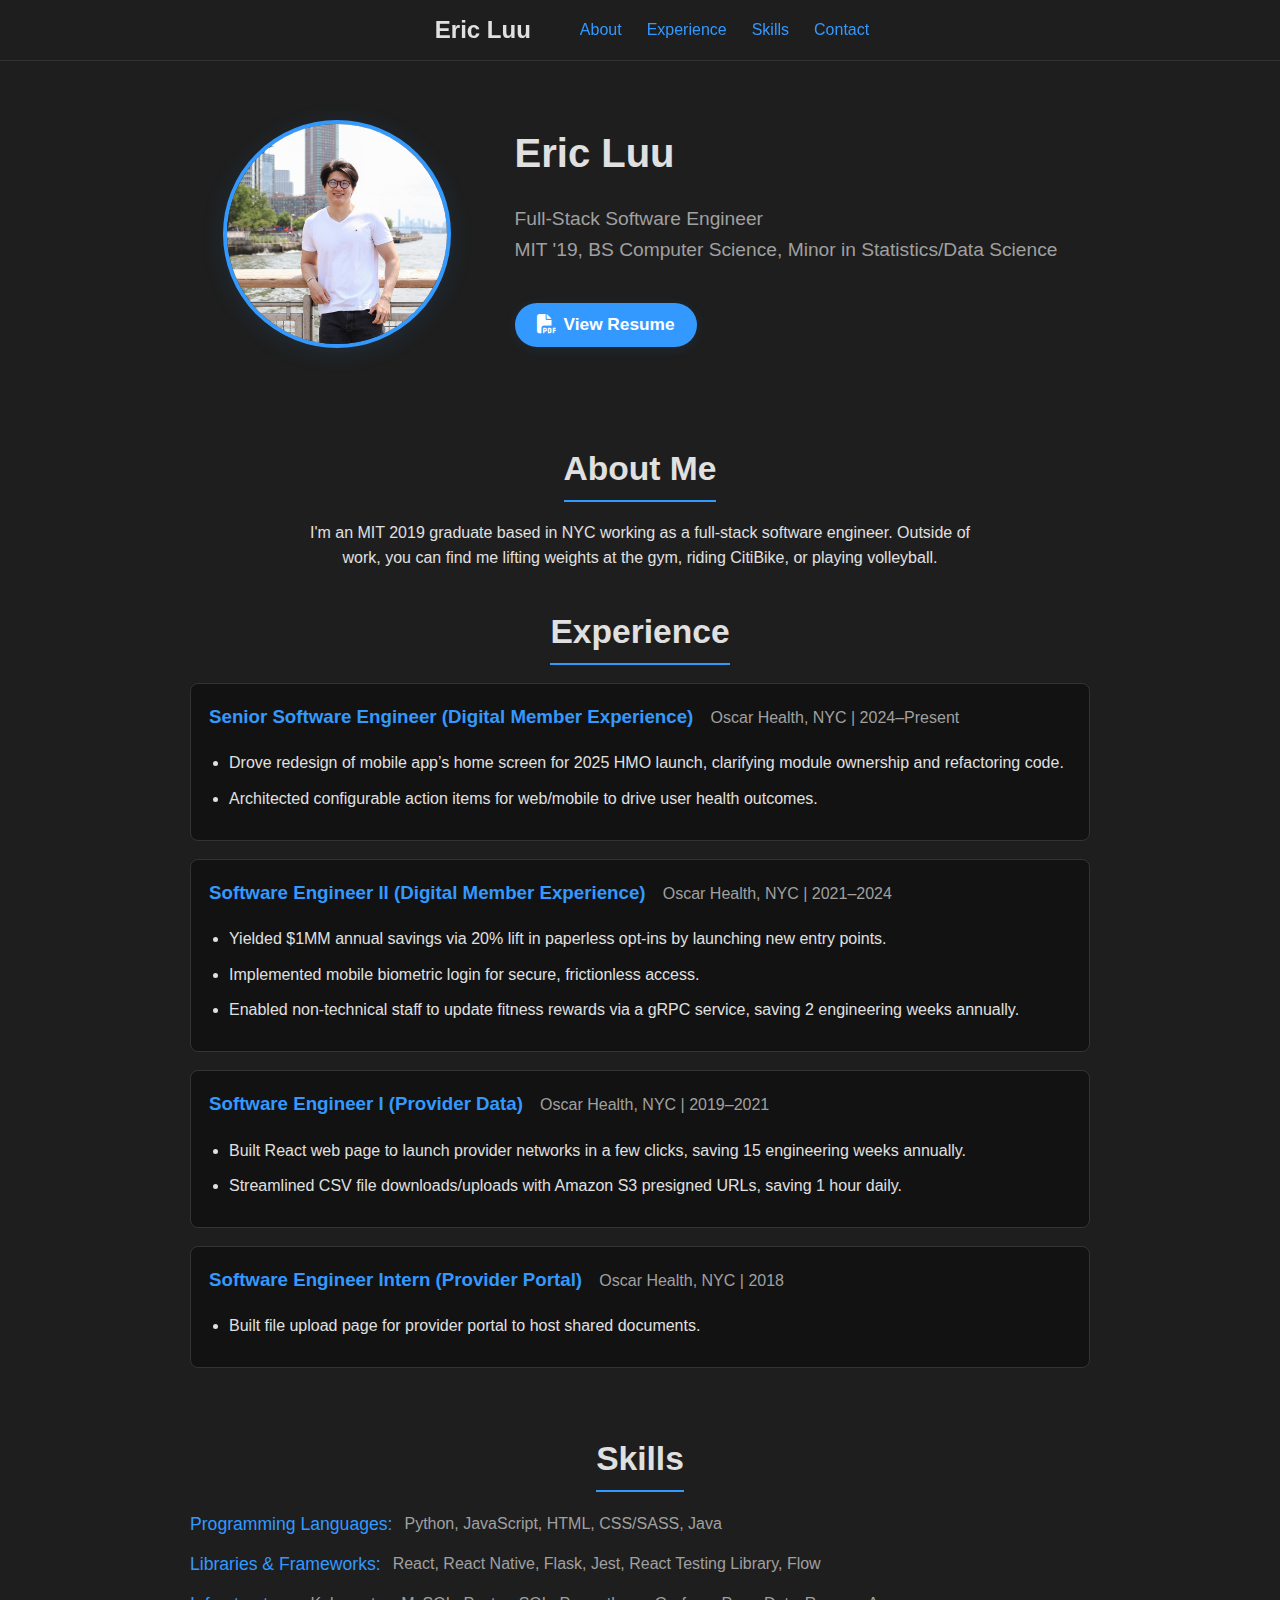
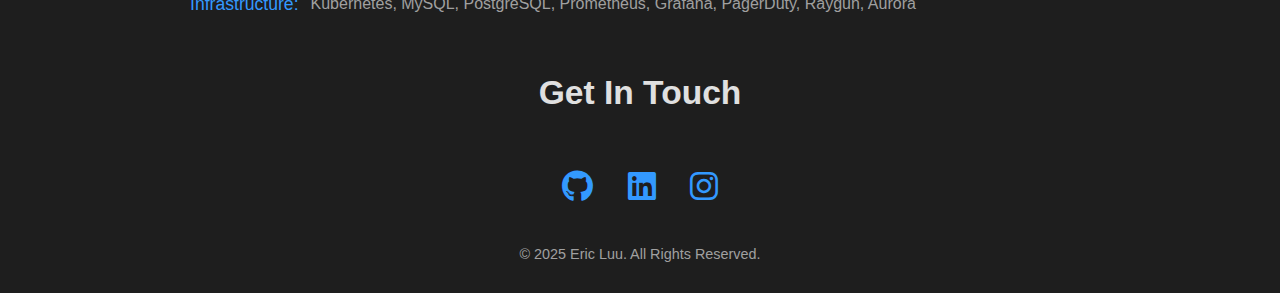
<file: index.html>
<!DOCTYPE html>
<html lang="en">
  <head>
    <meta charset="UTF-8" />
    <meta name="viewport" content="width=device-width, initial-scale=1.0" />
    <title>Eric Luu | Software Engineer</title>
    <link rel="stylesheet" href="css/styles.css" />
    <link
      rel="stylesheet"
      href="https://cdnjs.cloudflare.com/ajax/libs/font-awesome/6.5.2/css/all.min.css"
    />
  </head>
  <body>
    <header id="main-header">
      <div class="container">
        <div class="header-content">
          <div class="logo">Eric Luu</div>
          <nav>
            <a href="#about">About</a>
            <a href="#experience">Experience</a>
            <a href="#skills">Skills</a>
            <a href="#contact">Contact</a>
          </nav>
        </div>
      </div>
    </header>

    <main>
      <section>
        <div class="container hero-flex" id="hero">
          <img
            src="assets/smiling.JPG"
            alt="Eric Luu smiling"
            class="profile-photo-large"
          />
          <div class="hero-info">
            <h1>Eric Luu</h1>
            <p class="subtitle">
              Full-Stack Software Engineer<br />
              MIT '19, BS Computer Science, Minor in Statistics/Data Science
            </p>
            <a
              href="assets/eric_luu_resume.pdf"
              target="_blank"
              class="hero-resume-btn"
              aria-label="Resume"
            >
              <i class="fas fa-file-pdf"></i> View Resume
            </a>
          </div>
        </div>
      </section>

      <section>
        <div class="container" id="about">
          <h2>About Me</h2>
          <p>
            I'm an MIT 2019 graduate based in NYC working as a full-stack
            software engineer. Outside of work, you can find me lifting weights
            at the gym, riding CitiBike, or playing volleyball.
          </p>
        </div>
      </section>

      <section>
        <div class="container" id="experience">
          <h2>Experience</h2>
          <div class="job">
            <h3>
              Senior Software Engineer (Digital Member Experience)
              <span class="job-dates">Oscar Health, NYC | 2024–Present</span>
            </h3>
            <ul>
              <li>
                Drove redesign of mobile app’s home screen for 2025 HMO launch,
                clarifying module ownership and refactoring code.
              </li>
              <li>
                Architected configurable action items for web/mobile to drive
                user health outcomes.
              </li>
            </ul>
          </div>
          <div class="job">
            <h3>
              Software Engineer II (Digital Member Experience)
              <span class="job-dates">Oscar Health, NYC | 2021–2024</span>
            </h3>
            <ul>
              <li>
                Yielded $1MM annual savings via 20% lift in paperless opt-ins by
                launching new entry points.
              </li>
              <li>
                Implemented mobile biometric login for secure, frictionless
                access.
              </li>
              <li>
                Enabled non-technical staff to update fitness rewards via a gRPC
                service, saving 2 engineering weeks annually.
              </li>
            </ul>
          </div>
          <div class="job">
            <h3>
              Software Engineer I (Provider Data)
              <span class="job-dates">Oscar Health, NYC | 2019–2021</span>
            </h3>
            <ul>
              <li>
                Built React web page to launch provider networks in a few
                clicks, saving 15 engineering weeks annually.
              </li>
              <li>
                Streamlined CSV file downloads/uploads with Amazon S3 presigned
                URLs, saving 1 hour daily.
              </li>
            </ul>
          </div>
          <div class="job">
            <h3>
              Software Engineer Intern (Provider Portal)
              <span class="job-dates">Oscar Health, NYC | 2018</span>
            </h3>
            <ul>
              <li>
                Built file upload page for provider portal to host shared
                documents.
              </li>
            </ul>
          </div>
        </div>
      </section>

      <section>
        <div class="container" id="skills">
          <h2>Skills</h2>
          <div class="skill-category skill-inline">
            <h4>Programming Languages:</h4>
            <span>Python, JavaScript, HTML, CSS/SASS, Java</span>
          </div>
          <div class="skill-category skill-inline">
            <h4>Libraries & Frameworks:</h4>
            <span
              >React, React Native, Flask, Jest, React Testing Library,
              Flow</span
            >
          </div>
          <div class="skill-category skill-inline">
            <h4>Infrastructure:</h4>
            <span
              >Kubernetes, MySQL, PostgreSQL, Prometheus, Grafana, PagerDuty,
              Raygun, Aurora</span
            >
          </div>
        </div>
      </section>

      <!-- Education section merged into hero subtitle -->
    </main>
    <footer>
      <div class="container" id="contact">
        <h2 class="contact-title">Get In Touch</h2>
        <div class="social-links">
          <a
            href="https://github.com/ericluu212"
            target="_blank"
            aria-label="GitHub"
            ><i class="fab fa-github"></i
          ></a>
          <a
            href="https://www.linkedin.com/in/eric-luu/"
            target="_blank"
            aria-label="LinkedIn"
            ><i class="fab fa-linkedin"></i
          ></a>
          <a
            href="https://www.instagram.com/figurepoint09"
            target="_blank"
            aria-label="Instagram"
            ><i class="fab fa-instagram"></i
          ></a>
        </div>
        <p class="copyright">&copy; 2025 Eric Luu. All Rights Reserved.</p>
      </div>
    </footer>
  </body>
</html>
</file>
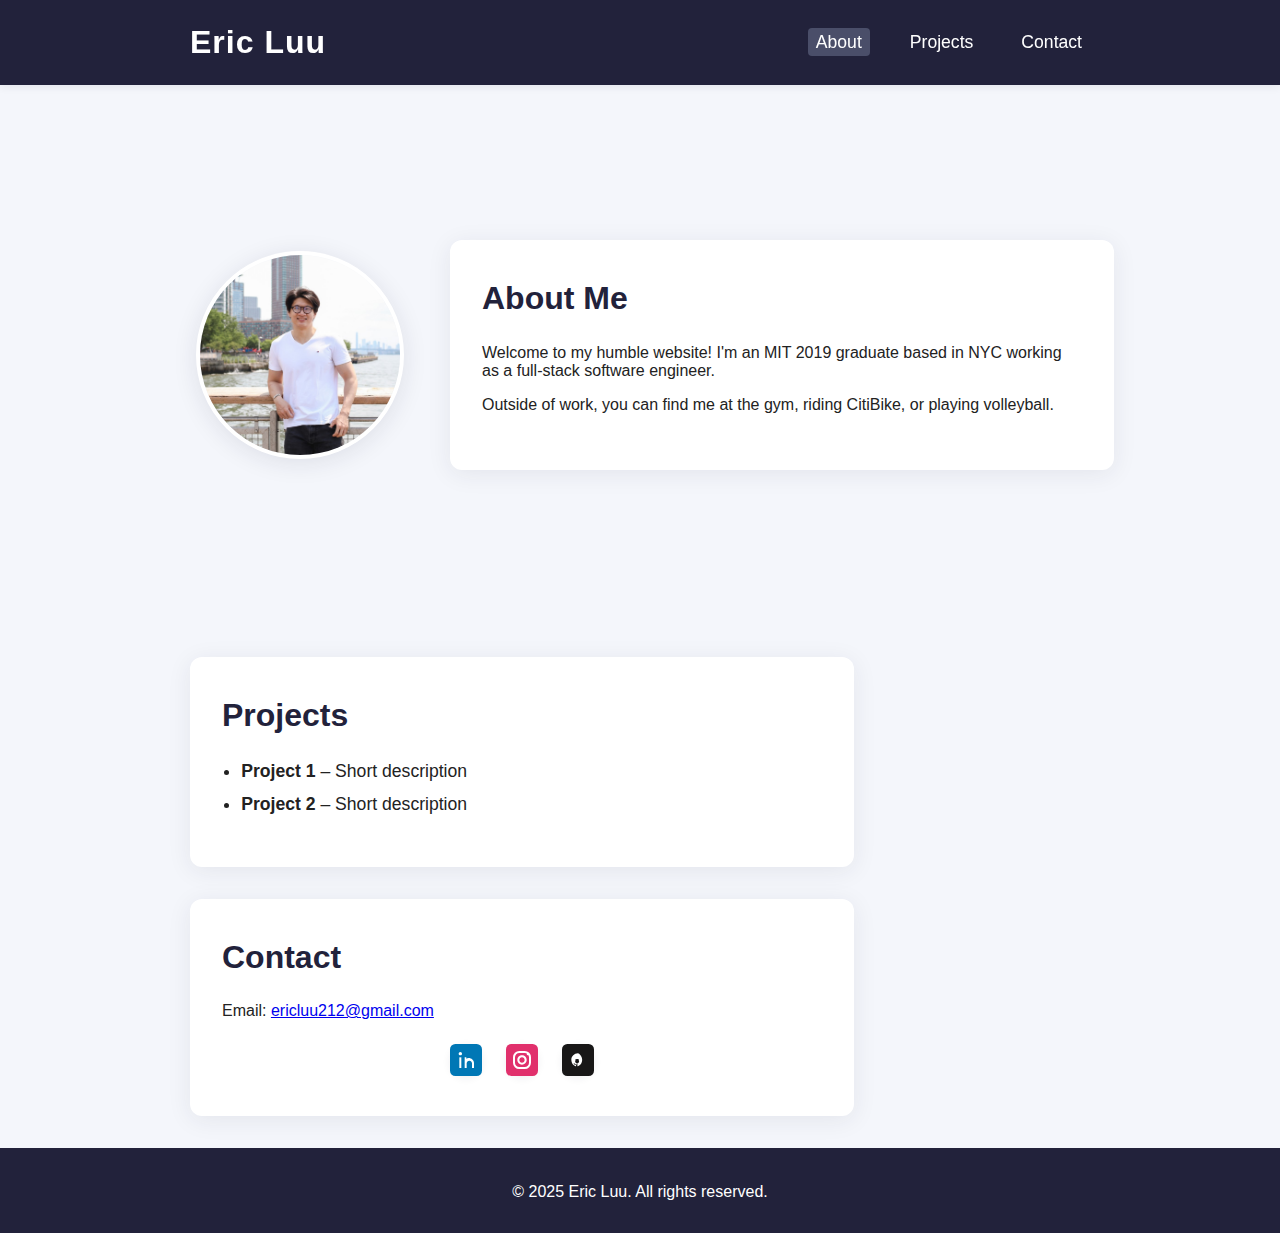
<file: website/index.html>
<!DOCTYPE html>
<html lang="en">
<head>
    <meta charset="UTF-8">
    <meta name="viewport" content="width=device-width, initial-scale=1.0">
    <meta name="description" content="Personal website for a software engineer. Portfolio, projects, and contact information.">
    <title>Eric Luu | Software Engineer</title>
    <link rel="stylesheet" href="css/styles.css">
</head>
<body>
    <header>
        <div class="container nav-container">
            <h1 class="logo">Eric Luu</h1>
            <nav>
                <ul class="nav-list">
                    <li><a href="#about" class="active">About</a></li>
                    <li><a href="#projects">Projects</a></li>
                    <li><a href="#contact">Contact</a></li>
                </ul>
            </nav>
        </div>
    </header>
    <main>
        <section id="about" class="container about-flex">
            <div class="about-img-col">
                <img src="images/smiling.JPG" alt="Eric Luu smiling" class="profile-photo">
            </div>
            <div class="about-card-col">
                <div class="card">
                    <h2>About Me</h2>
                    <p>Welcome to my humble website! I'm an MIT 2019 graduate based in NYC working as a full-stack software engineer.</p>
                    <p>Outside of work, you can find me at the gym, riding CitiBike, or playing volleyball.</p>
                </div>
            </div>
        </section>
        <section id="projects" class="full-width-section">
            <div class="card">
                <h2>Projects</h2>
                <ul>
                    <li><strong>Project 1</strong> – Short description</li>
                    <li><strong>Project 2</strong> – Short description</li>
                </ul>
            </div>
        </section>
        <section id="contact" class="full-width-section">
            <div class="card">
                <h2>Contact</h2>
                <p>Email: <a href="mailto:ericluu212@gmail.com">ericluu212@gmail.com</a></p>
                <div class="social-icons">
                    <a href="https://www.linkedin.com/in/eric-luu/" target="_blank" rel="noopener" aria-label="LinkedIn">
                        <svg width="32" height="32" viewBox="0 0 24 24" fill="none" xmlns="http://www.w3.org/2000/svg">
                            <rect width="24" height="24" rx="4" fill="#0077B5"/>
                            <path d="M7.75 8.5C8.44036 8.5 9 7.94036 9 7.25C9 6.55964 8.44036 6 7.75 6C7.05964 6 6.5 6.55964 6.5 7.25C6.5 7.94036 7.05964 8.5 7.75 8.5Z" fill="white"/>
                            <path d="M8.5 10H7V18H8.5V10Z" fill="white"/>
                            <path d="M12.5 10H11V18H12.5V14.5C12.5 13.3954 13.3954 12.5 14.5 12.5C15.6046 12.5 16.5 13.3954 16.5 14.5V18H18V14.25C18 12.1789 16.0711 10.5 14 10.5C13.3674 10.5 12.7674 10.6844 12.25 11.0122V10Z" fill="white"/>
                        </svg>
                    </a>
                    <a href="https://www.instagram.com/figurepoint09" target="_blank" rel="noopener" aria-label="Instagram">
                        <svg width="32" height="32" viewBox="0 0 24 24" fill="none" xmlns="http://www.w3.org/2000/svg">
                            <rect width="24" height="24" rx="4" fill="#E1306C"/>
                            <path d="M12 8.5C10.067 8.5 8.5 10.067 8.5 12C8.5 13.933 10.067 15.5 12 15.5C13.933 15.5 15.5 13.933 15.5 12C15.5 10.067 13.933 8.5 12 8.5ZM12 14C10.8954 14 10 13.1046 10 12C10 10.8954 10.8954 10 12 10C13.1046 10 14 10.8954 14 12C14 13.1046 13.1046 14 12 14Z" fill="white"/>
                            <circle cx="16.5" cy="7.5" r="1" fill="white"/>
                            <rect x="6" y="6" width="12" height="12" rx="4" stroke="white" stroke-width="1.5"/>
                        </svg>
                    </a>
                    <a href="https://github.com/ericluu212" target="_blank" rel="noopener" aria-label="GitHub">
                        <svg width="32" height="32" viewBox="0 0 24 24" fill="none" xmlns="http://www.w3.org/2000/svg">
                            <rect width="24" height="24" rx="4" fill="#181717"/>
                            <path d="M12 7C9.23858 7 7 9.23858 7 12C7 14.2091 8.34315 16.0312 10.2071 16.7071C10.4571 16.7571 10.5523 16.6046 10.5523 16.4712C10.5523 16.3536 10.5482 16.0482 10.5461 15.6466C9.5 15.8682 9.25 15.1182 9.25 15.1182C9.04545 14.5909 8.75 14.4545 8.75 14.4545C8.29545 14.1591 8.78409 14.1659 8.78409 14.1659C9.28409 14.2045 9.54545 14.7045 9.54545 14.7045C10 15.5455 10.7955 15.2955 11.0909 15.1591C11.1364 14.8636 11.25 14.6818 11.375 14.5682C10.6364 14.4545 9.86364 14.1818 9.86364 12.9773C9.86364 12.6364 9.97727 12.3636 10.1818 12.1591C10.1364 12.0455 10.0455 11.7045 10.2273 11.2045C10.2273 11.2045 10.4773 11.1136 10.5455 11.3636C10.7955 11.2955 11.0682 11.2727 11.3409 11.2727C11.6136 11.2727 11.8864 11.2955 12.1364 11.3636C12.2045 11.1136 12.4545 11.2045 12.4545 11.2045C12.6364 11.7045 12.5455 12.0455 12.5 12.1591C12.7045 12.3636 12.8182 12.6364 12.8182 12.9773C12.8182 14.1864 12.0455 14.4545 11.3068 14.5682C11.4545 14.7045 11.5909 14.9545 11.5909 15.3409C11.5909 15.8636 11.5864 16.2955 11.5864 16.4712C11.5864 16.6046 11.6818 16.7591 11.9318 16.7071C13.7955 16.0312 15.1364 14.2091 15.1364 12C15.1364 9.23858 12.8978 7 12 7Z" fill="white"/>
                        </svg>
                    </a>
                </div>
            </div>
        </section>
    </main>
    <footer>
        <div class="container">
            <p>&copy; 2025 Eric Luu. All rights reserved.</p>
        </div>
    </footer>
    <script src="js/main.js"></script>
</body>
</html>
</file>
<file: css/styles.css>
/* Core variables */
:root {
    --bg: #121212;
    --surface: #1e1e1e;
    --text: #e0e0e0;
    --text2: #a0a0a0;
    --accent: #3399ff;
    --accent-hover: #57b0ff;
}

html {
    scroll-behavior: smooth;
}

body {
    font-family: -apple-system, BlinkMacSystemFont, 'Segoe UI', Roboto, Helvetica, Arial, sans-serif;
    margin: 0;
    padding-top: 56px;
    background: var(--surface);
    color: var(--text);
    line-height: 1.6;
}

.container {
    max-width: 900px;
    margin: 0 auto;
    padding: 0 12px;
}

h1,
h2,
h3,
h4 {
    color: var(--text);
    font-weight: 600;
}

h2,
.contact-title {
    font-size: 2.1rem;
    margin: 0 0 18px 0;
    text-align: center;
    border-bottom: 2px solid var(--accent);
    padding-bottom: 4px;
    display: inline-block;
}

section {
    padding: 16px 0 18px 0;
    text-align: center;
    background: var(--surface);
}

a {
    color: var(--accent);
    text-decoration: none;
    transition: color .3s;
}

a:hover {
    color: var(--accent-hover);
}

/* Header */
#main-header {
    background: rgba(30, 30, 30, 0.85);
    backdrop-filter: blur(10px);
    border-bottom: 1px solid #333;
    position: fixed;
    top: 0;
    left: 0;
    width: 100%;
    height: 60px;
    z-index: 1000;
    display: flex;
    align-items: center;
}

#main-header .header-content {
    display: flex;
    justify-content: space-between;
    align-items: center;
    height: 100%;
    width: 100%;
    max-width: 900px;
    margin: 0 auto;
    padding: 0 12px;
}

#main-header .logo {
    font-weight: bold;
    font-size: 1.5rem;
    color: var(--text);
    display: flex;
    align-items: center;
    height: 60px;
}

#main-header nav {
    display: flex;
    align-items: center;
    height: 60px;
}

#main-header nav a {
    margin-left: 25px;
    font-size: 1rem;
    font-weight: 500;
    display: flex;
    align-items: center;
    height: 60px;
}

/* Hero */
#hero {
    padding: 48px 0;
}

.profile-photo,
.profile-photo-large {
    border-radius: 50%;
    object-fit: cover;
    border: 4px solid var(--accent);
}

.profile-photo {
    width: 180px;
    height: 180px;
    margin-bottom: 20px;
}

.profile-photo-large {
    width: 220px;
    height: 220px;
    margin-bottom: 0;
    margin-right: 32px;
    box-shadow: 0 4px 24px rgba(51, 153, 255, 0.12);
}

.hero-flex {
    display: flex;
    align-items: center;
    justify-content: center;
    gap: 32px;
    flex-wrap: wrap;
}

.hero-info {
    text-align: left;
}

#hero h1 {
    font-size: 2.5rem;
    margin: 0 0 8px 0;
}

#hero .subtitle {
    font-size: 1.2rem;
    color: var(--text2);
    font-weight: 300;
}

.hero-resume-btn {
    display: inline-flex;
    align-items: center;
    gap: 8px;
    margin-top: 18px;
    padding: 8px 22px;
    font-size: 1.08rem;
    font-weight: 600;
    color: #fff;
    background: var(--accent);
    border: none;
    border-radius: 22px;
    box-shadow: 0 2px 12px rgba(51, 153, 255, 0.10);
    text-decoration: none;
    transition: background .2s, color .2s;
}

.hero-resume-btn:hover {
    background: var(--accent-hover);
    color: #fff;
}

.hero-resume-btn .fa-file-pdf {
    font-size: 1.2rem;
    vertical-align: middle;
    color: #fff;
}

/* About */
#about {
    padding-top: 12px !important;
}

#about p {
    max-width: 700px;
    margin: 0 auto;
    font-size: 1rem;
}

/* Experience */
#experience .job {
    background: var(--bg);
    border: 1px solid #333;
    padding: 18px;
    margin-bottom: 18px;
    border-radius: 8px;
    text-align: left;
}

#experience h3 {
    margin-top: 0;
    color: var(--accent);
}

#experience .company-info {
    font-style: italic;
    color: var(--text2);
    margin-bottom: 15px;
}

#experience ul {
    padding-left: 20px;
    margin: 0;
}

#experience li {
    margin-bottom: 10px;
}

.job-dates {
    font-size: 1rem;
    color: var(--text2);
    font-weight: 400;
    margin-left: 12px;
    white-space: nowrap;
}

/* Skills */
#skills {
    padding-top: 12px !important;
}

#skills .skill-category {
    margin-bottom: 12px;
    text-align: center;
}

#skills h4,
.skill-inline h4 {
    font-size: 1.1rem;
    color: var(--accent);
    margin-bottom: 3px;
    font-weight: 500;
    margin: 0;
}

#skills p {
    max-width: 600px;
    margin: 0 auto;
    color: var(--text2);
}

.skill-inline {
    display: flex;
    align-items: center;
    justify-content: flex-start;
    gap: 12px;
    margin-bottom: 10px;
    text-align: left;
}

.skill-inline span {
    color: var(--text2);
    font-size: 1rem;
}

/* Footer / Contact */
#contact {
    background: var(--surface);
    text-align: center;
    padding: 18px 0 12px 0;
}

#contact h2 {
    border-bottom: none;
}

.social-links {
    margin: 20px 0;
}

.social-links a {
    font-size: 2rem;
    margin: 0 15px;
}

.copyright {
    font-size: .9rem;
    color: var(--text2);
    margin-top: 30px;
}

/* Responsive */
@media (max-width: 768px) {
    body {
        padding-top: 50px;
    }

    h2,
    .contact-title {
        font-size: 2rem;
    }

    #main-header {
        height: 50px;
    }

    #main-header .logo {
        font-size: 1.2rem;
    }

    #main-header nav a {
        margin-left: 15px;
        font-size: .9rem;
    }

    .profile-photo {
        width: 150px;
        height: 150px;
    }

    #hero h1 {
        font-size: 2.5rem;
    }

    #hero .subtitle {
        font-size: 1.2rem;
    }
}
</file>
<file: website/css/styles.css>
/* Make Projects and Contact sections match About section width */
.full-width-section {
    max-width: 900px;
    margin: 0 auto;
    padding: 0 1.5rem;
}
/* About section flex layout */
.about-flex {
    display: flex;
    align-items: center;
    justify-content: center;
    gap: 2.5rem;
    min-height: 60vh;
}

.about-img-col {
    flex: 0 0 220px;
    display: flex;
    align-items: center;
    justify-content: center;
}

.profile-photo {
    width: 200px;
    height: 200px;
    object-fit: cover;
    border-radius: 50%;
    box-shadow: 0 4px 24px rgba(34,34,59,0.10);
    border: 4px solid #fff;
    background: #eee;
}

.about-card-col {
    flex: 1 1 350px;
    min-width: 0;
}

@media (max-width: 800px) {
    .about-flex {
        flex-direction: column;
        gap: 1.5rem;
    }
    .about-img-col {
        margin-bottom: 1rem;
    }
    .profile-photo {
        width: 140px;
        height: 140px;
    }
}
/* Social Icons */
.social-icons {
    display: flex;
    justify-content: center;
    gap: 1.5rem;
    margin-top: 1.5rem;
}

.social-icons a {
    display: inline-flex;
    align-items: center;
    transition: transform 0.15s, box-shadow 0.15s;
    border-radius: 50%;
    box-shadow: 0 2px 8px rgba(34,34,59,0.08);
}

.social-icons a:hover {
    transform: translateY(-4px) scale(1.08);
    box-shadow: 0 6px 16px rgba(34,34,59,0.15);
}
/* styles.css - Basic starter styles for your personal website */

body {
    font-family: 'Segoe UI', 'Roboto', Arial, sans-serif;
    margin: 0;
    padding: 0;
    background: #f4f6fb;
    color: #222;
    min-height: 100vh;
    display: flex;
    flex-direction: column;
}

header {
    background: #22223b;
    color: #fff;
    box-shadow: 0 2px 8px rgba(34,34,59,0.08);
    position: sticky;
    top: 0;
    z-index: 100;
}

.container {
    max-width: 900px;
    margin: 0 auto;
    padding: 0 1.5rem;
}

section {
    scroll-margin-top: 90px;
}

.nav-container {
    display: flex;
    align-items: center;
    justify-content: space-between;
    padding: 1.5rem 0;
}

.logo {
    font-size: 2rem;
    font-weight: 700;
    letter-spacing: 1px;
    margin: 0;
}

.nav-list {
    list-style: none;
    display: flex;
    gap: 2rem;
    margin: 0;
    padding: 0;
}

.nav-list a {
    color: #fff;
    text-decoration: none;
    font-weight: 500;
    font-size: 1.1rem;
    padding: 0.25rem 0.5rem;
    border-radius: 4px;
    transition: background 0.2s;
}

.nav-list a.active,
.nav-list a:hover {
    background: #4a4e69;
}

main {
    flex: 1 0 auto;
    display: block;
    min-height: 60vh;
}

.card {
    background: #fff;
    border-radius: 12px;
    box-shadow: 0 4px 24px rgba(34,34,59,0.08);
    padding: 2.5rem 2rem;
    max-width: 600px;
    width: 100%;
    margin: 2rem 0;
    text-align: left;
}

.card h2 {
    margin-top: 0;
    color: #22223b;
    font-size: 2rem;
}

.card ul {
    text-align: left;
    margin: 1.5rem 0 0 0;
    padding-left: 1.2rem;
}

.card li {
    margin-bottom: 0.75rem;
    font-size: 1.1rem;
}

footer {
    background: #22223b;
    color: #fff;
    text-align: center;
    padding: 1.2rem 0 1rem 0;
    font-size: 1rem;
    margin-top: auto;
}

@media (max-width: 600px) {
    .container, .card {
        padding: 1rem;
    }
    .nav-container {
        flex-direction: column;
        gap: 1rem;
    }
    .logo {
        font-size: 1.5rem;
    }
    .card h2 {
        font-size: 1.3rem;
    }
}
</file>
